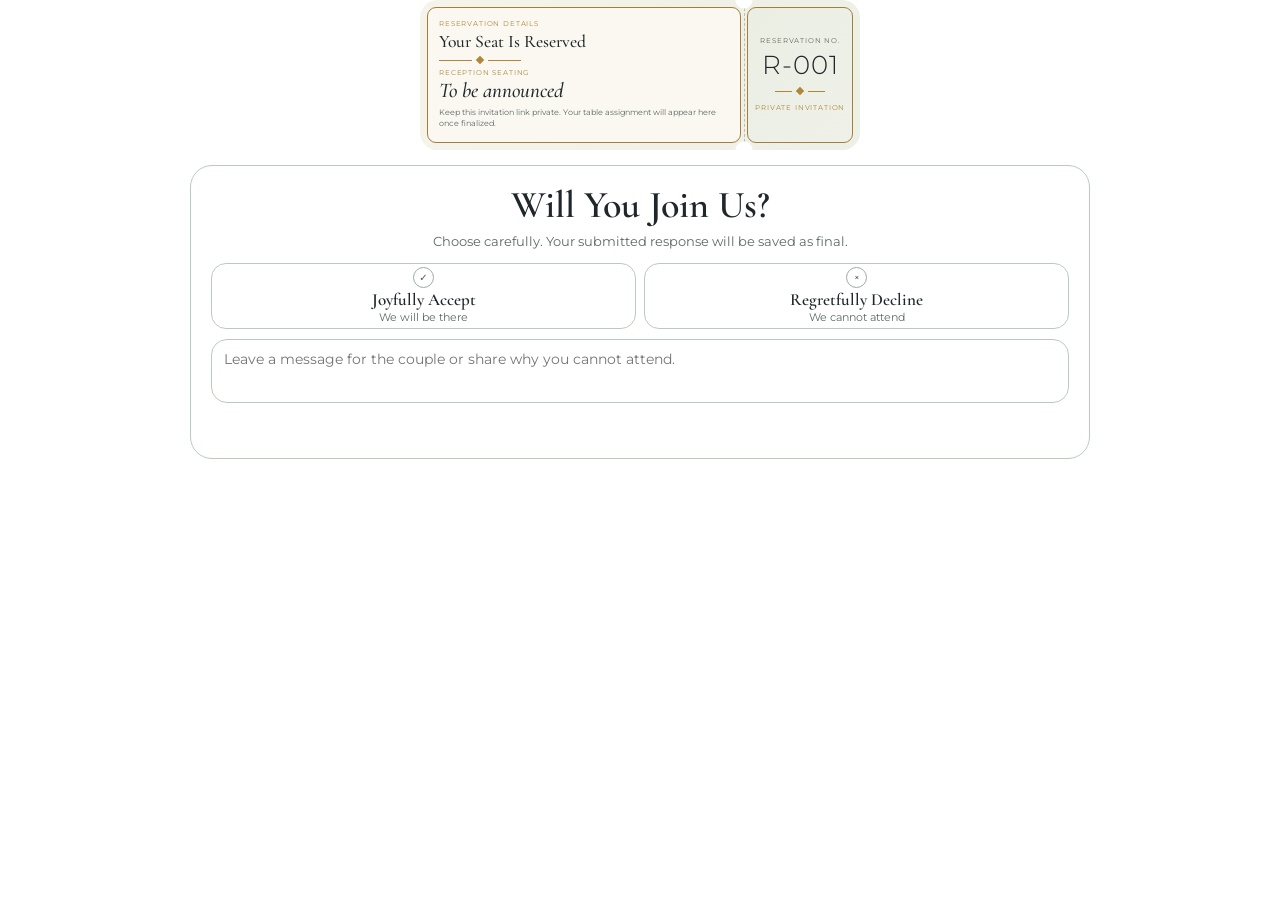
<file: assets/animations/witness-reservation-ticket.html>
<!DOCTYPE html>
<html lang="en" data-theme="light">
<head>
<meta charset="utf-8">
<meta name="viewport" content="width=device-width, initial-scale=1, viewport-fit=cover">
<title>Witness Reservation</title>
<link rel="stylesheet" href="https://fonts.googleapis.com/css2?family=Cormorant+Garamond:ital,wght@0,500;0,600;1,500&family=Montserrat:wght@400;500;600&display=swap">
<style>
:root{--sage:#ebf0ea;--ink:#20272b;--gold:#b0863a;--muted:#5d6a66;--line:#b9cbbc;--cream:#faf8f1;box-sizing:border-box;color-scheme:light}
*,*::before,*::after{box-sizing:border-box}
html,body{margin:0;overflow:hidden;background:transparent}
body{width:100%;max-width:900px;margin-inline:auto;padding:0 0 2px;font-family:'Montserrat',system-ui,sans-serif;color:var(--ink)}
.stack{position:relative;width:100%}
.stack>.layer{position:absolute;inset:0;z-index:0;opacity:0;pointer-events:none}
.stack>.layer.on{z-index:1;opacity:1;pointer-events:auto}
.stack>.layer.in{z-index:2;opacity:1}
#ticketStack{width:min(440px,94%);height:clamp(128px,32vw,150px);margin:0 auto 15px;container-type:inline-size}
#panelStack{height:294px}
.ticket{--stub-width:clamp(70px,24cqw,106px);position:relative;display:flex;height:100%;gap:6px;padding:7px;border-radius:clamp(13px,4cqw,18px);overflow:hidden;filter:drop-shadow(0 12px 12px rgba(30,60,100,.22));-webkit-mask:radial-gradient(circle 9px at calc(100% - var(--stub-width) - 10px) 0,#0000 8px,#000 9px),radial-gradient(circle 9px at calc(100% - var(--stub-width) - 10px) 100%,#0000 8px,#000 9px);-webkit-mask-composite:source-in;mask:radial-gradient(circle 9px at calc(100% - var(--stub-width) - 10px) 0,#0000 8px,#000 9px),radial-gradient(circle 9px at calc(100% - var(--stub-width) - 10px) 100%,#0000 8px,#000 9px);mask-composite:intersect}
.tmain,.tstub{position:relative;height:100%;padding:clamp(8px,2.5cqw,11px);border:1px solid #a67c3d;border-radius:9px}
.tmain{flex:1;min-width:0}
.tstub{width:var(--stub-width);flex:0 0 var(--stub-width);padding-inline:3px;display:flex;flex-direction:column;align-items:center;justify-content:center;text-align:center}
.tag{font-size:clamp(6px,1.6cqw,7px);letter-spacing:.12em;color:var(--gold);margin:0 0 2px;text-transform:uppercase}
.tmain h3{font:500 clamp(14px,4cqw,18px)/1.15 'Cormorant Garamond',serif;margin:4px 0 5px}
.rule{display:flex;align-items:center;gap:5px;margin:3px 0 5px;width:min(82px,100%)}
.rule i{flex:1;height:1px;background:var(--gold)}
.rule b{width:6px;height:6px;background:var(--gold);transform:rotate(45deg)}
.tmain h4{font:italic 500 clamp(17px,4.8cqw,21px)/1.05 'Cormorant Garamond',serif;margin:3px 0 5px}
.tmain p:not(.tag){max-width:336px;font-size:clamp(7px,1.8cqw,8px);line-height:1.35;margin:0;color:var(--muted)}
.num{font:300 clamp(21px,6cqw,27px)/1 'Montserrat',sans-serif;letter-spacing:.04em;margin:5px 0 7px;white-space:nowrap}
.guest{background:linear-gradient(90deg,#f4f4ea,#edf0e6)}
.guest .tmain{background:var(--cream)}
.guest .tstub{background:linear-gradient(135deg,#eaeee3,#eff1e8)}
.guest .tstub::before{content:"";position:absolute;left:-4px;top:-5px;bottom:-5px;border-left:1px dashed #b9bdb5}
.guest .tstub .nt{display:none}
.ticket.holo{position:relative;color:#14123a}
.hbg{position:absolute;inset:0;border-radius:inherit;z-index:0;pointer-events:none;background-color:#fff;filter:url(#bump) drop-shadow(0 6px 10px rgba(60,70,110,.3));background-image:linear-gradient(to bottom,#fe58,90%,#0002),conic-gradient(at 60% 50%,#ccc,#ff6bfe,#00f9f8,#ddd,#0081fd,#eef0bc,#0081fd,#ff6bfe,#0002,#0081fd,#ddd,#01fefb,#ccc)}
.hbg::before{content:"";position:absolute;inset:0;border-radius:inherit;background:radial-gradient(circle at 70% 20%,#f0f,#0000),repeating-radial-gradient(circle at 30% 80%,#fff,#f4a 48px,#eee 150px);mix-blend-mode:color-burn;opacity:.22}
.hbg::after{content:"";position:absolute;inset:0;border-radius:inherit;background:linear-gradient(to bottom,#f205,#f00,#0f0,#f205);background-size:100% 300%;mix-blend-mode:difference;opacity:.5;animation:hbgPos 5s ease-in-out infinite alternate}
@keyframes hbgPos{to{background-position:0 500px}}
.ticket.holo .tmain,.ticket.holo .tstub{background:none;color:#14123a}
.ticket.holo .tmain>*{position:relative;z-index:1}
.ticket.holo .tmain p:not(.tag){color:#3a3556}
.ticket.holo .tag{color:#5a4a2a}
.ticket.holo .tstub::before{content:"";position:absolute;left:-4px;top:-5px;bottom:-5px;border-left:1px dashed rgba(255,255,255,.85)}
.ticket.holo .tstub .nt{display:none}
.guest .tmain,.guest .tstub,.ticket.holo .tmain,.ticket.holo .tstub{box-shadow:none}
.panel{height:100%;border:1px solid var(--line);border-radius:22px;background:rgba(255,255,255,.55);padding:20px;display:flex;flex-direction:column;align-items:center;position:relative;overflow:hidden}
.panel h2{font:600 38px/1.05 'Cormorant Garamond',serif;margin:0 0 6px;text-align:center}
.panel .hint{font-size:13px;line-height:1.45;color:var(--muted);margin:0 0 12px;text-align:center}
.opts{flex:none;display:grid;grid-template-columns:minmax(0,1fr) minmax(0,1fr);gap:8px;width:100%}
.opt{position:relative;border:1px solid var(--line);border-radius:15px;background:rgba(255,255,255,.78);padding:6px 10px;height:66px;display:flex;flex-direction:column;align-items:center;justify-content:center;text-align:center;cursor:pointer;font:inherit;color:inherit;transition:background .25s,border-color .25s,box-shadow .25s}
.opt input{position:absolute;inset:0;width:100%;height:100%;margin:0;opacity:0;cursor:pointer}
.opt:has(input:checked){background:#fff;border-color:var(--gold)}
.panel.holo .opt:has(input:checked){border-color:#9a6bff;box-shadow:0 0 14px rgba(150,120,255,.35)}
.opt .ic{display:block;width:21px;height:21px;margin:0 auto 3px;border:1px solid #9aa9a0;border-radius:50%;font-size:10px;line-height:19px;color:#555}
.opt b{display:block;white-space:nowrap;font:600 17px/1.1 'Cormorant Garamond',serif}
.opt small{font-size:11px;color:var(--muted)}
.opt:has(input:focus-visible){outline:3px solid #8e7dff;outline-offset:2px}
.opt:has(input:disabled),.opt input:disabled{cursor:default}
textarea{flex:none;width:100%;height:64px;margin-top:10px;border:1px solid var(--line);border-radius:16px;background:rgba(255,255,255,.86);padding:9px 12px;font:14px/1.5 'Montserrat',sans-serif;color:var(--ink);resize:none}
.sbtn{flex:none;margin-top:9px;width:100%;height:42px;border-radius:999px;border:0;background:#9b9e9c;color:#fff;font:600 11px 'Montserrat',sans-serif;letter-spacing:.03em;cursor:pointer}
.sbtn:enabled{background:#2b2250}.sbtn:focus-visible{outline:3px solid #8e7dff;outline-offset:2px}
.spaceNote{flex:none;height:42px;display:flex;align-items:center;justify-content:center;margin-top:9px;font:italic 10px/1.35 'Montserrat',sans-serif;color:#8a968f;text-align:center}
.status{position:absolute;width:1px;height:1px;padding:0;margin:-1px;overflow:hidden;clip:rect(0,0,0,0);white-space:nowrap;border:0}
.chip-field{position:absolute;inset:0;z-index:5;overflow:visible;pointer-events:none;perspective:700px}
.wind-chip{position:absolute!important;inset:0;width:100%!important;height:100%!important;margin:0!important;pointer-events:none!important;backface-visibility:hidden;will-change:transform,opacity}
.dust-speck{position:absolute;z-index:6;width:3px;height:3px;border-radius:50%;pointer-events:none;opacity:0;box-shadow:5px -3px 0 rgba(239,233,216,.9),-4px 4px 0 rgba(184,198,186,.82),7px 5px 0 rgba(176,134,58,.55);will-change:transform,opacity}
@media(max-width:560px){#panelStack{height:252px}.tstub .rule{width:42px}.panel{padding:15px 11px 10px;border-radius:17px}.panel h2{margin-bottom:2px;font-size:31px}.panel .hint{font-size:10px;line-height:1.3;margin-bottom:7px}.opts{gap:7px}.opt{height:72px;padding:5px}.opt b{font-size:17px}.opt small{font-size:10px}textarea{height:50px;margin-top:6px;padding:7px 9px;font-size:12px}.sbtn,.spaceNote{height:35px;margin-top:6px}}
@media(max-width:340px){.tmain,.tstub{padding-inline:10px}.tmain h3{font-size:15px}.tmain h4{font-size:17px}.panel h2{font-size:28px}.opt b{font-size:15px}.opt small{font-size:9px}}
@media(prefers-reduced-motion:reduce){.hbg::after{animation:none}}
</style>
</head>
<body>
<svg width="0" height="0" style="position:absolute" aria-hidden="true"><filter id="bump" x="0" y="0" width="100%" height="100%" color-interpolation-filters="sRGB"><feTurbulence type="fractalNoise" baseFrequency="1.1" numOctaves="2" seed="4" result="n"/><feDiffuseLighting in="n" lighting-color="#fff" surfaceScale="0.8" result="l"><feDistantLight azimuth="45" elevation="62"/></feDiffuseLighting><feComposite in="SourceGraphic" in2="l" operator="arithmetic" k1="1.3" k2="0" k3="0" k4="0.06"/></filter></svg>
<div class="stack" id="ticketStack">
  <div class="layer on" id="tGuest"><div class="ticket guest"><div class="tmain"><p class="tag">Reservation details</p><h3>Your Seat Is Reserved</h3><div class="rule"><i></i><b></b><i></i></div><p class="tag">Reception seating</p><h4>To be announced</h4><p>Keep this invitation link private. Your table assignment will appear here once finalized.</p></div><div class="tstub"><i class="nt t"></i><i class="nt"></i><p class="tag" style="color:#6a6a5a">Reservation no.</p><div class="num">R-001</div><div class="rule" style="width:50px"><i></i><b></b><i></i></div><p class="tag" style="margin-top:4px">Private invitation</p></div></div></div>
  <div class="layer" id="tWit"><div class="ticket holo"><div class="hbg"></div><div class="tmain"><p class="tag">Reservation details</p><h3>Your Seat Is Reserved</h3><div class="rule"><i></i><b></b><i></i></div><p class="tag">Our honored witness</p><h4>Witness to Our Wedding</h4><p>We are honored for you to be our witness at the wedding. With heartfelt gratitude, we thank you.</p></div><div class="tstub"><i class="nt t"></i><i class="nt"></i><p class="tag" style="color:#14123a">Reservation no.</p><div class="num">R-001</div><div class="rule" style="width:50px"><i style="background:#2b2250"></i><b style="background:#2b2250"></b><i style="background:#2b2250"></i></div><p class="tag" style="margin-top:4px;color:#14123a">Private invitation</p></div></div></div>
</div>
<div class="stack" id="panelStack">
  <div class="layer on" id="pGuest"><div class="panel"><h2>Will You Join Us?</h2><p class="hint">Choose carefully. Your submitted response will be saved as final.</p><div class="opts" role="radiogroup" aria-label="Attendance"><label class="opt"><input type="radio" name="join" value="accepted"><span class="ic">&#10003;</span><b>Joyfully Accept</b><small>We will be there</small></label><label class="opt"><input type="radio" name="join" value="declined"><span class="ic">&times;</span><b>Regretfully Decline</b><small>We cannot attend</small></label></div><textarea id="guestMessage" maxlength="500" placeholder="Leave a message for the couple or share why you cannot attend." aria-label="Message for the couple"></textarea></div></div>
  <div class="layer" id="pWit"><div class="panel holo"><h2>Will You Be Our Witness?</h2><p class="hint">Choose carefully. Your submitted response will be saved as final.</p><div class="opts" role="radiogroup" aria-label="Witness response"><label class="opt"><input type="radio" name="witness" value="accepted"><span class="ic">&#10003;</span><b>Gladly Accept</b><small>It would be an honor</small></label><label class="opt"><input type="radio" name="witness" value="declined"><span class="ic">&times;</span><b>Regretfully Decline</b><small>I am unable to serve</small></label></div><textarea id="witnessMessage" maxlength="500" placeholder="Leave a message for the couple." aria-label="Message for the couple"></textarea><button class="sbtn" id="submit" type="button" disabled>Submit response</button><p class="status" id="status" role="status" aria-live="polite"></p></div></div>
</div>
<script>
(()=>{
const $=id=>document.getElementById(id),reduce=matchMedia('(prefers-reduced-motion: reduce)').matches;
let initialized=false,witnessShown=false,busy=false,saving=false,final=false,saveResponse=null,reportHeight=null,pendingReveal=null;
const submit=$('submit'),status=$('status'),guestMessage=$('guestMessage'),witnessMessage=$('witnessMessage'),joinOptions=[...document.querySelectorAll('input[name="join"]')],witnessOptions=[...document.querySelectorAll('input[name="witness"]')];
function seededNoise(index,salt){const value=Math.sin((index+1)*(12.9898+salt))*43758.5453;return value-Math.floor(value)}
function buildWindChips(outgoing){
  const field=document.createElement('div');
  field.className='chip-field';
  outgoing.parentElement.appendChild(field);
  const source=outgoing.firstElementChild;
  const sourceFields=[...source.querySelectorAll('input,textarea')];
  const cols=7,rows=5,seed=outgoing.id==='tGuest'?17:43,animations=[];
  for(let row=0;row<rows;row++)for(let col=0;col<cols;col++){
    const chip=source.cloneNode(true),index=row*cols+col;
    const random=seededNoise(index,seed),randomB=seededNoise(index,seed+7),randomC=seededNoise(index,seed+19);
    const overlap=.45,x0=Math.max(0,col/cols*100-overlap),x1=Math.min(100,(col+1)/cols*100+overlap),y0=Math.max(0,row/rows*100-overlap),y1=Math.min(100,(row+1)/rows*100+overlap),cx=(x0+x1)/2,cy=(y0+y1)/2;
    chip.classList.add('wind-chip');
    chip.querySelectorAll('[id]').forEach(node=>node.removeAttribute('id'));
    [...chip.querySelectorAll('input,textarea')].forEach((fieldCopy,fieldIndex)=>{const original=sourceFields[fieldIndex];if(!original)return;if('value'in fieldCopy)fieldCopy.value=original.value;if('checked'in fieldCopy)fieldCopy.checked=original.checked;fieldCopy.disabled=true});
    chip.style.clipPath=`polygon(${x0}% ${y0+randomB*1.4}%,${x0+(x1-x0)*.54}% ${y0}%,${x1}% ${y0+randomC*1.2}%,${x1-randomB*1.2}% ${y1}%,${x0+randomC*1.3}% ${y1}%)`;
    chip.style.transformOrigin=`${cx}% ${cy}%`;
    field.appendChild(chip);
    const flutter=(randomB-.5)*54,dx=78+random*88,dy=-68+(randomC-.5)*86,turn=(random-.5)*190,delay=Math.round(randomC*1050),duration=2700+Math.round(randomB*950);
    animations.push(chip.animate([
      {transform:'perspective(500px) translate3d(0,0,0) rotateZ(0deg) rotateY(0deg)',opacity:1},
      {transform:`perspective(500px) translate3d(${dx*.08}px,${flutter*.18}px,0) rotateZ(${turn*.08}deg) rotateY(14deg)`,opacity:1,offset:.2},
      {transform:`perspective(500px) translate3d(${dx*.42}px,${dy*.3+flutter}px,0) rotateZ(${turn*.38}deg) rotateY(${random>.5?58:-58}deg)`,opacity:1,offset:.56},
      {transform:`perspective(500px) translate3d(${dx*.8}px,${dy*.72-flutter*.35}px,0) rotateZ(${turn*.78}deg) rotateY(${randomB>.5?-42:42}deg)`,opacity:1,offset:.82},
      {transform:`perspective(500px) translate3d(${dx}px,${dy}px,0) rotateZ(${turn}deg) rotateY(${random>.5?82:-82}deg)`,opacity:0}
    ],{duration,delay,easing:'cubic-bezier(.18,.58,.25,1)',fill:'forwards'}).finished);
    const speck=document.createElement('i');
    speck.className='dust-speck';
    speck.style.left=`${cx}%`;
    speck.style.top=`${cy}%`;
    speck.style.background=['#efe9d8','#b8c6ba','#b0863a'][index%3];
    field.appendChild(speck);
    animations.push(speck.animate([
      {transform:'translate3d(0,0,0) scale(.6)',opacity:0},
      {transform:`translate3d(${dx*.16}px,${flutter*.12}px,0) scale(1)`,opacity:.9,offset:.24},
      {transform:`translate3d(${dx*.68}px,${dy*.48}px,0) scale(.35)`,opacity:0}
    ],{duration:duration*.35,delay:delay+duration*.62,easing:'ease-out',fill:'forwards'}).finished);
  }
  return{field,finished:Promise.allSettled(animations)};
}
function windChipTransition(outgoing,incoming){const chips=buildWindChips(outgoing);incoming.classList.add('in');outgoing.classList.remove('on');const reveal=incoming.animate([{opacity:0},{opacity:.18,offset:.35},{opacity:.62,offset:.76},{opacity:1}],{duration:4600,easing:'ease-out',fill:'both'});return Promise.all([chips.finished,reveal.finished.catch(()=>{})]).then(()=>{incoming.classList.add('on');incoming.classList.remove('in');reveal.cancel();chips.field.remove()})}
function syncSubmit(){submit.disabled=!initialized||busy||saving||final||!witnessOptions.some(option=>option.checked)}
function showWitness(animate=true){if(witnessShown||busy||final)return;witnessShown=true;witnessMessage.value=guestMessage.value;const tIn=$('tWit'),tOut=$('tGuest'),pIn=$('pWit'),pOut=$('pGuest');if(!animate||reduce){tIn.classList.add('on');tOut.classList.remove('on');pIn.classList.add('on');pOut.classList.remove('on');syncSubmit();return}busy=true;syncSubmit();Promise.all([windChipTransition(tOut,tIn),windChipTransition(pOut,pIn)]).then(()=>{busy=false;syncSubmit();pIn.querySelector('input:not(:disabled)')?.focus({preventScroll:true})})}
function lockFinal(result){showWitness(false);final=true;witnessMessage.value=result.note||'';witnessMessage.readOnly=true;witnessOptions.forEach(option=>{option.checked=option.value===result.status;option.disabled=true});submit.disabled=true;submit.textContent=result.status==='accepted'?'Response saved — thank you':'Response saved';status.textContent=result.status==='accepted'?'Saved. Thank you, we are honored to have you beside us.':'Saved. Thank you for letting us know. You will be in our hearts.'}
joinOptions.forEach(option=>option.addEventListener('change',()=>{if(option.checked&&initialized&&!busy&&!final)showWitness(true)}));
witnessOptions.forEach(option=>option.addEventListener('change',syncSubmit));
submit.addEventListener('click',async()=>{const selected=witnessOptions.find(option=>option.checked);if(!selected||busy||saving||final||!saveResponse)return;saving=true;witnessOptions.forEach(option=>option.disabled=true);witnessMessage.readOnly=true;submit.textContent='Saving response…';syncSubmit();try{const result=await saveResponse(selected.value,witnessMessage.value.trim());if(!result||!['accepted','declined'].includes(result.status))throw new Error('Response was not saved.');lockFinal(result)}catch(error){status.textContent='We could not save your response. Please try again.';submit.textContent='Try again';witnessOptions.forEach(option=>option.disabled=false);witnessMessage.readOnly=false}finally{saving=false;syncSubmit()}});
function resize(){requestAnimationFrame(()=>reportHeight?.(Math.ceil(document.body.scrollHeight)+2))}new ResizeObserver(resize).observe(document.body);document.fonts.ready.then(resize);
function applyLayout(layout={}){const ticketStack=$('ticketStack'),panelStack=$('panelStack');if(layout.ticketWidth>0)ticketStack.style.width=layout.ticketWidth+'px';if(layout.ticketHeight>0)ticketStack.style.height=layout.ticketHeight+'px';if(layout.panelWidth>0)panelStack.style.width=layout.panelWidth+'px';if(layout.panelHeight>0)panelStack.style.height=layout.panelHeight+'px';if(layout.gap>=0)ticketStack.style.marginBottom=layout.gap+'px';resize()}
window.updateWitnessTicketLayout=applyLayout;
window.initializeWitnessTicket=options=>{if(initialized)return;initialized=true;saveResponse=options.save;reportHeight=options.resize;applyLayout(options.layout);document.querySelectorAll('.num').forEach(number=>number.textContent=options.reservationNumber||'Unassigned');document.title='Reservation for '+options.name;if(['accepted','declined'].includes(options.status))lockFinal({status:options.status,note:options.note});syncSubmit();resize();if(pendingReveal){const reveal=pendingReveal;pendingReveal=null;window.revealWitnessInvitation(reveal)}};
window.revealWitnessInvitation=details=>{if(!initialized){pendingReveal=details;return}if(witnessShown||final)return;guestMessage.value=details.note||'';const selected=document.querySelector(`input[name="join"][value="${details.response}"]`);if(selected)selected.checked=true;showWitness(true)};
})();
</script>
</body>
</html>
</file>
